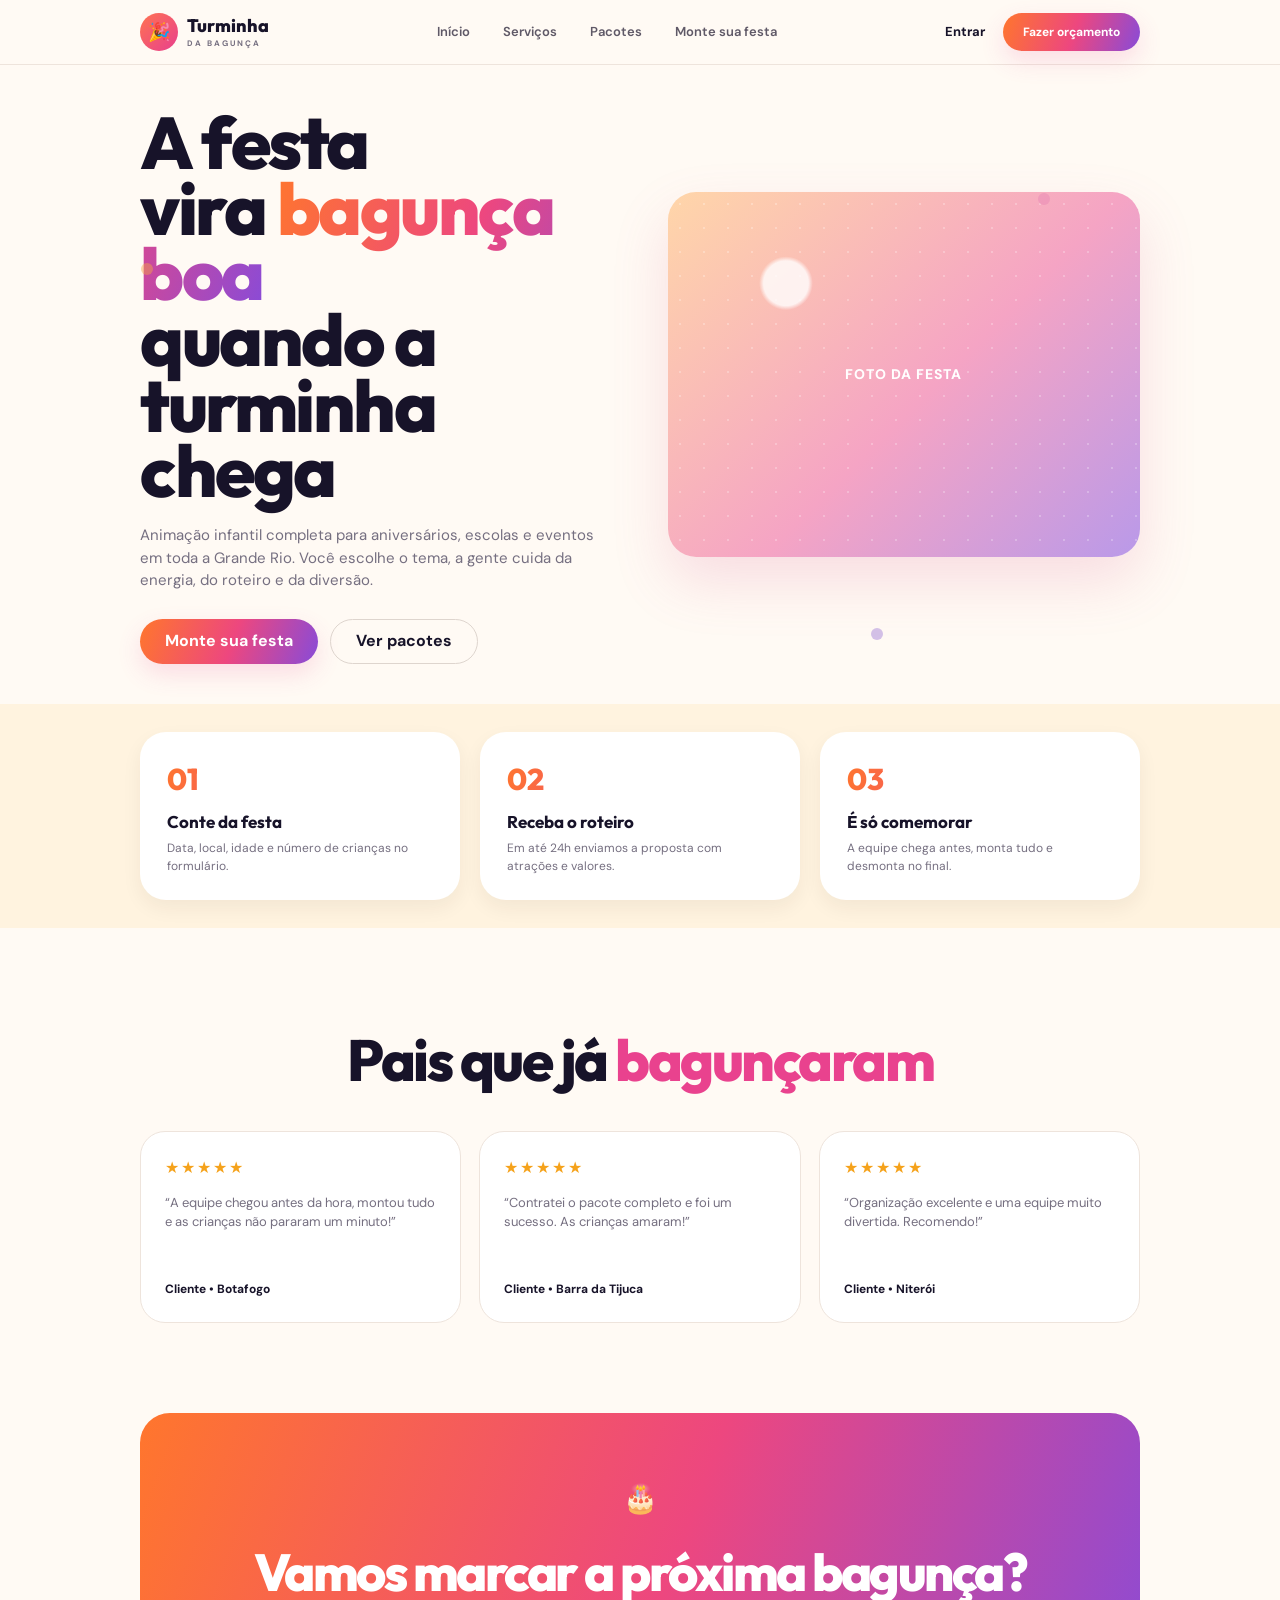
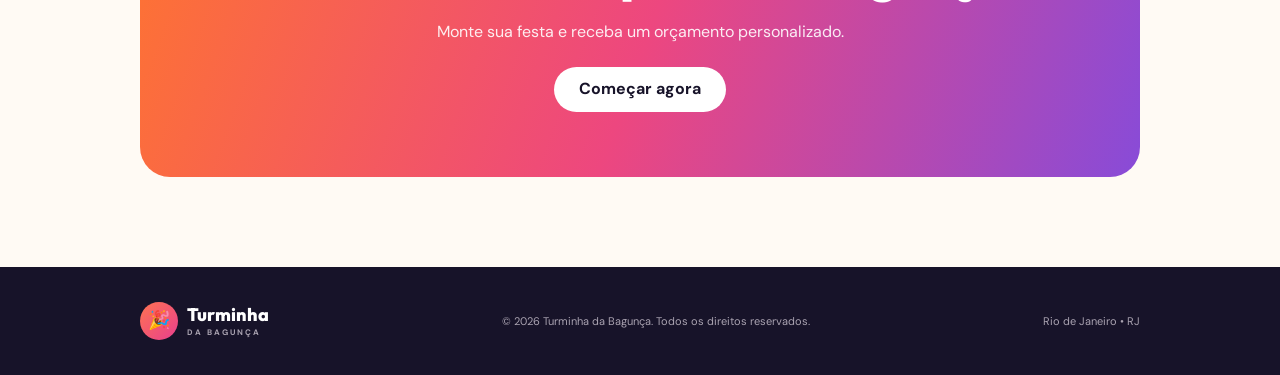
<file: public/templates/index.html>
<!DOCTYPE html>
<html lang="pt-BR">

<head>
  <meta charset="UTF-8">
  <meta name="viewport" content="width=device-width, initial-scale=1.0">
  <meta name="description"
    content="Turminha da Bagunça — animação infantil para aniversários, escolas e eventos no Rio de Janeiro.">
  <title>Turminha da Bagunça | Animação Infantil</title>
  <link rel="stylesheet" href="/public/static/style.css">
</head>

<body>

  <header class="header">

    <div class="container nav">

      <a href="index.html" class="logo">

        <span class="logo-icon">🎉</span>

        <div>
          <strong>Turminha</strong>
          <small>DA BAGUNÇA</small>
        </div>

      </a>


      <nav class="menu" id="menu">

        <a href="index.html" class="active">
          Início
        </a>

        <a href="servicos.html">
          Serviços
        </a>

        <a href="pacotes.html">
          Pacotes
        </a>

        <a href="monte-sua-festa.html">
          Monte sua festa
        </a>

      </nav>


      <div class="nav-actions">

        <a href="login.html" class="login" id="linkConta">
          Entrar
        </a>

        <a href="monte-sua-festa.html" class="btn btn-small">
          Fazer orçamento
        </a>

      </div>


      <button class="menu-toggle" id="menuToggle" aria-label="Abrir menu" type="button">
        ☰
      </button>

    </div>

  </header>

  <main id="inicio">

    <section class="hero">
      <div class="container hero-content">

        <div class="hero-text">

          <h1>
            A festa<br>
            vira <span>bagunça boa</span><br>
            quando a<br>
            turminha<br>
            chega
          </h1>

          <p>
            Animação infantil completa para aniversários, escolas e eventos
            em toda a Grande Rio. Você escolhe o tema, a gente cuida da
            energia, do roteiro e da diversão.
          </p>

          <div class="hero-buttons">
            <a href="#montar" class="btn">Monte sua festa</a>
            <a href="#pacotes" class="btn btn-outline">Ver pacotes</a>
          </div>
        </div>

        <div class="hero-image placeholder">
          <span>Foto da festa</span>
        </div>

      </div>

      <span class="floating-dot dot-one"></span>
      <span class="floating-dot dot-two"></span>
      <span class="floating-dot dot-three"></span>
    </section>

    <section class="how-it-works">
      <div class="container steps">

        <article class="step-card">
          <span class="step-number">01</span>
          <h3>Conte da festa</h3>
          <p>Data, local, idade e número de crianças no formulário.</p>
        </article>

        <article class="step-card">
          <span class="step-number">02</span>
          <h3>Receba o roteiro</h3>
          <p>Em até 24h enviamos a proposta com atrações e valores.</p>
        </article>

        <article class="step-card">
          <span class="step-number">03</span>
          <h3>É só comemorar</h3>
          <p>A equipe chega antes, monta tudo e desmonta no final.</p>
        </article>

      </div>
    </section>

    <section class="testimonials section">
      <div class="container">
        <div class="section-heading center">
          <h2>Pais que já <span>bagunçaram</span></h2>
        </div>

        <div class="testimonial-grid">
          <article class="testimonial">
            <div class="stars">★★★★★</div>
            <p>“A equipe chegou antes da hora, montou tudo e as crianças não pararam um minuto!”</p>
            <strong>Cliente • Botafogo</strong>
          </article>

          <article class="testimonial">
            <div class="stars">★★★★★</div>
            <p>“Contratei o pacote completo e foi um sucesso. As crianças amaram!”</p>
            <strong>Cliente • Barra da Tijuca</strong>
          </article>

          <article class="testimonial">
            <div class="stars">★★★★★</div>
            <p>“Organização excelente e uma equipe muito divertida. Recomendo!”</p>
            <strong>Cliente • Niterói</strong>
          </article>
        </div>
      </div>
    </section>

    <section class="cta" id="montar">
      <div class="container">
        <div class="cta-box">
          <span>🎂</span>
          <h2>Vamos marcar a próxima bagunça?</h2>
          <p>Monte sua festa e receba um orçamento personalizado.</p>
          <a href="#orcamento" class="btn btn-white">Começar agora</a>
        </div>
      </div>
    </section>

  </main>

  <footer class="footer">
    <div class="container footer-content">
      <div class="logo">
        <span class="logo-icon">🎉</span>
        <span>
          <strong>Turminha</strong>
          <small>DA BAGUNÇA</small>
        </span>
      </div>
      <p>© 2026 Turminha da Bagunça. Todos os direitos reservados.</p>
      <p>Rio de Janeiro • RJ</p>
    </div>
  </footer>

  <script src="/public/static/script.js"></script>
</body>

</html>
</file>
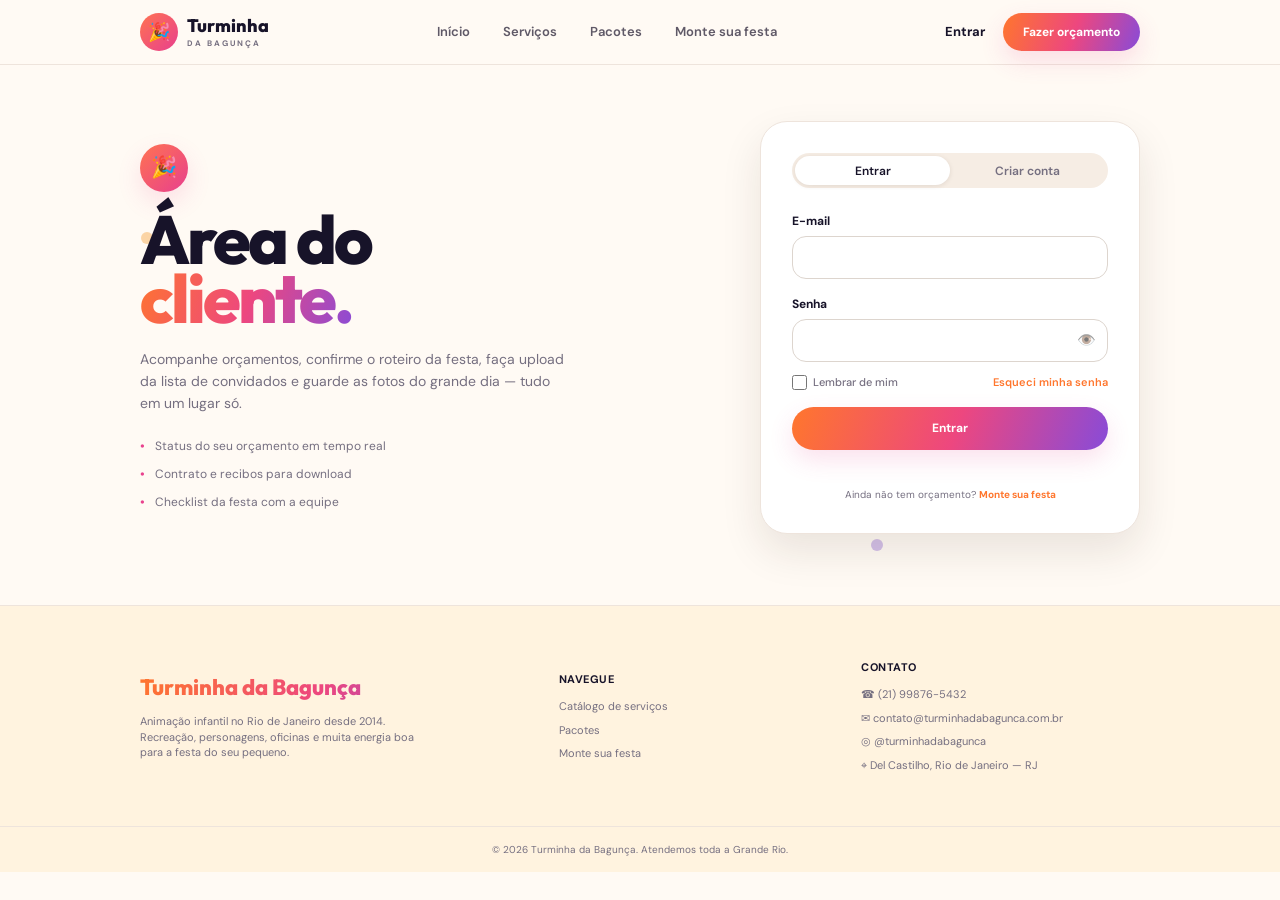
<file: public/templates/login.html>
<!DOCTYPE html>
<html lang="pt-BR">

<head>
    <meta charset="UTF-8">
    <meta name="viewport" content="width=device-width, initial-scale=1.0">

    <title>Área do Cliente | Turminha da Bagunça</title>

    <link rel="stylesheet" href="/public/static/style.css">
</head>

<body>

    <header class="header">

        <div class="container nav">

            <a href="index.html" class="logo">

                <span class="logo-icon">🎉</span>

                <span>
                    <strong>Turminha</strong>
                    <small>DA BAGUNÇA</small>
                </span>

            </a>


            <nav class="menu" id="menu">

                <a href="index.html">Início</a>

                <a href="servicos.html">Serviços</a>

                <a href="pacotes.html">Pacotes</a>

                <a href="monte-sua-festa.html">Monte sua festa</a>

            </nav>


            <div class="nav-actions">

                <a href="login.html" class="login">
                    Entrar
                </a>

                <a href="monte-sua-festa.html" class="btn btn-small">
                    Fazer orçamento
                </a>

            </div>


            <button type="button" class="menu-toggle" id="menuToggle" aria-label="Abrir menu">
                ☰
            </button>

        </div>

    </header>

    <main>

        <section class="cliente-page">

            <span class="floating-dot dot-one"></span>
            <span class="floating-dot dot-two"></span>
            <span class="floating-dot dot-three"></span>


            <div class="container cliente-container">


                <!-- LADO ESQUERDO -->

                <div class="cliente-intro">

                    <span class="cliente-icon">
                        🎉
                    </span>


                    <h1>
                        Área do<br>
                        <span>cliente.</span>
                    </h1>


                    <p>
                        Acompanhe orçamentos, confirme o roteiro da festa,
                        faça upload da lista de convidados e guarde as fotos
                        do grande dia — tudo em um lugar só.
                    </p>


                    <ul>

                        <li>
                            Status do seu orçamento em tempo real
                        </li>

                        <li>
                            Contrato e recibos para download
                        </li>

                        <li>
                            Checklist da festa com a equipe
                        </li>

                    </ul>

                </div>



                <!-- LADO DIREITO -->

                <div class="auth-card">


                    <!-- ABAS -->

                    <div class="auth-tabs">

                        <button type="button" class="auth-tab active" id="loginTab">

                            Entrar

                        </button>


                        <button type="button" class="auth-tab" id="registerTab">

                            Criar conta

                        </button>

                    </div>



                    <!-- ================================
                         LOGIN
                    ================================= -->

                    <form id="loginForm" class="auth-form active">

                        <div class="form-group">

                            <label for="loginEmail">
                                E-mail
                            </label>

                            <input type="email" id="loginEmail" name="email" autocomplete="email" required>

                        </div>


                        <div class="form-group">

                            <label for="loginPassword">
                                Senha
                            </label>

                            <div class="password-wrapper">
                                <input type="password" id="loginPassword" name="password" autocomplete="current-password" required>
                                <button type="button" class="toggle-password" aria-label="Mostrar ou ocultar senha">
                                    👁️
                                </button>
                            </div>

                        </div>


                        <!-- OPÇÕES DE LOGIN: LEMBRAR DE MIM & ESQUECI A SENHA -->
                        <div class="form-options">

                            <label class="remember-me">
                                <input type="checkbox" id="rememberMe" name="remember_me">
                                <span>Lembrar de mim</span>
                            </label>

                            <a href="#" class="forgot-password" id="forgotPassword">
                                Esqueci minha senha
                            </a>

                        </div>


                        <button type="submit" class="btn auth-submit">

                            Entrar

                        </button>


                        <p class="auth-message" id="loginMessage">
                        </p>


                        <p class="auth-bottom">

                            Ainda não tem orçamento?

                            <a href="monte-sua-festa.html">
                                Monte sua festa
                            </a>

                        </p>

                    </form>



                    <!-- ================================
                         CRIAR CONTA
                    ================================= -->

                    <form id="registerForm" class="auth-form">

                        <div class="form-group">

                            <label for="registerName">
                                Nome
                            </label>

                            <input type="text" id="registerName" name="name" autocomplete="name" required>

                        </div>


                        <div class="form-group">

                            <label for="registerEmail">
                                E-mail
                            </label>

                            <input type="email" id="registerEmail" name="email" autocomplete="email" required>

                        </div>


                        <div class="form-group">

                            <label for="registerPhone">
                                Telefone
                            </label>

                            <input type="tel" id="registerPhone" name="phone" autocomplete="tel"
                                placeholder="(21) 99999-9999" required>

                        </div>


                        <div class="form-group">

                            <label for="registerPassword">
                                Senha
                            </label>

                            <div class="password-wrapper">
                                <input type="password" id="registerPassword" name="password" autocomplete="new-password" required>
                                <button type="button" class="toggle-password" aria-label="Mostrar ou ocultar senha">
                                    👁️
                                </button>
                            </div>

                        </div>


                        <div class="form-group">

                            <label for="registerPasswordConfirm">
                                Confirmar senha
                            </label>

                            <div class="password-wrapper">
                                <input type="password" id="registerPasswordConfirm" name="password_confirm" autocomplete="new-password" required>
                                <button type="button" class="toggle-password" aria-label="Mostrar ou ocultar senha">
                                    👁️
                                </button>
                            </div>

                        </div>


                        <button type="submit" class="btn auth-submit">

                            Criar conta

                        </button>


                        <p class="auth-message" id="registerMessage">
                        </p>


                        <p class="auth-bottom">

                            Já possui uma conta?

                            <a href="#" id="goToLogin">

                                Entrar

                            </a>

                        </p>

                    </form>

                </div>

            </div>

        </section>

    </main>



    <!-- ================================
         FOOTER
    ================================= -->

    <footer class="cliente-footer">

        <div class="container footer-main">


            <div class="footer-brand">

                <h2>
                    Turminha da Bagunça
                </h2>

                <p>
                    Animação infantil no Rio de Janeiro desde 2014.<br>
                    Recreação, personagens, oficinas e muita energia boa<br>
                    para a festa do seu pequeno.
                </p>

            </div>


            <div class="footer-column">

                <h3>NAVEGUE</h3>

                <a href="index.html#servicos">
                    Catálogo de serviços
                </a>

                <a href="index.html#pacotes">
                    Pacotes
                </a>

                <a href="festa.html">
                    Monte sua festa
                </a>

            </div>


            <div class="footer-column">

                <h3>CONTATO</h3>

                <span>☎ (21) 99876-5432</span>

                <span>✉ contato@turminhadabagunca.com.br</span>

                <span>◎ @turminhadabagunca</span>

                <span>⌖ Del Castilho, Rio de Janeiro — RJ</span>

            </div>

        </div>


        <div class="footer-bottom">

            © 2026 Turminha da Bagunça.
            Atendemos toda a Grande Rio.

        </div>

    </footer>



    <script src="/public/static/script.js"></script>
    <script src="/public/static/login.js"></script>

</body>

</html>
</file>
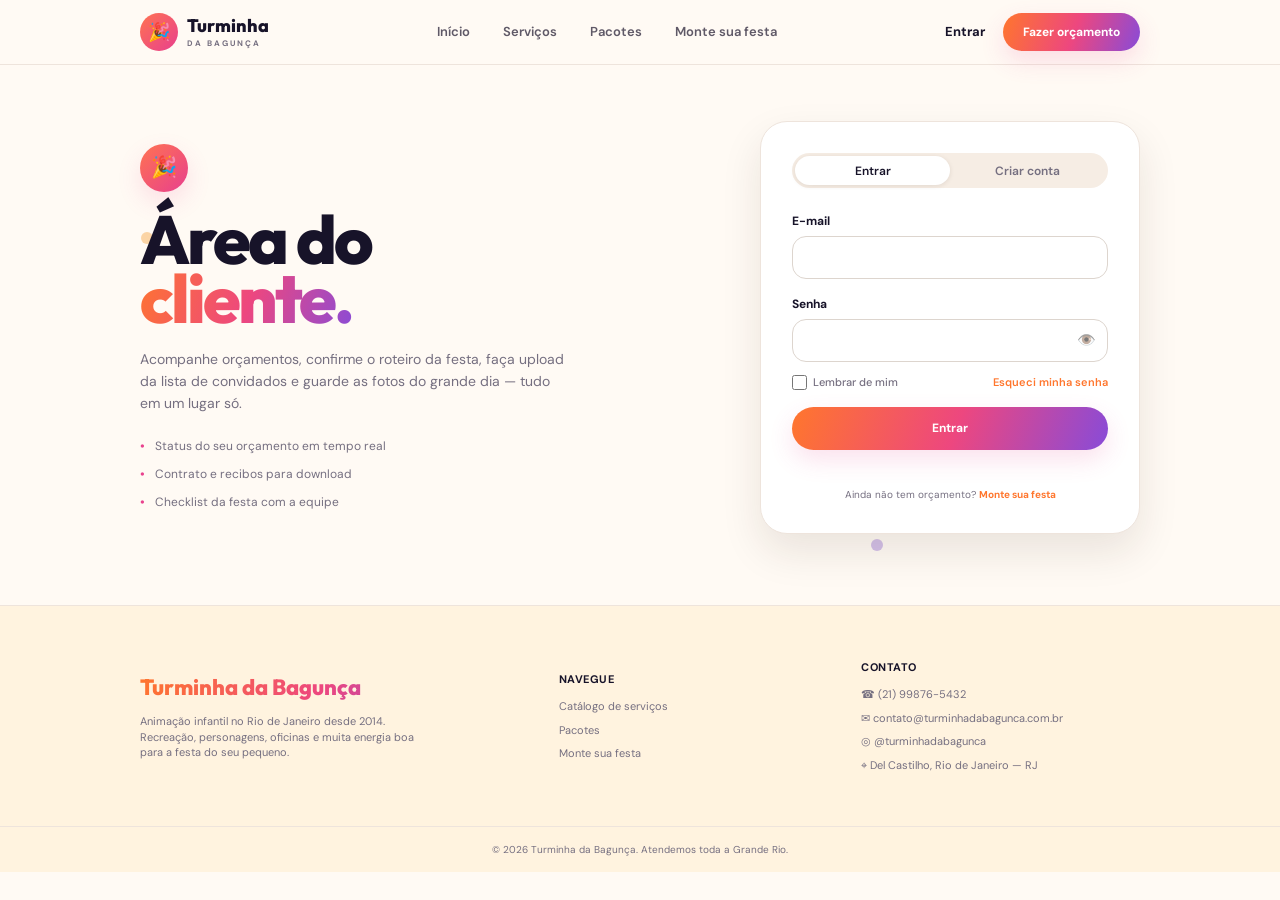
<file: public/templates/minha-conta.html>
<!DOCTYPE html>
<html lang="pt-BR">

<head>
    <meta charset="UTF-8">
    <meta name="viewport" content="width=device-width, initial-scale=1.0">

    <title>Minha Conta | Turminha da Bagunça</title>
    <link rel="stylesheet" href="/public/static/style.css">
</head>

<body>

    <!-- Cabeçalho principal -->
    <header class="header">

        <div class="container nav">

            <a href="index.html" class="logo">

                <span class="logo-icon">🎉</span>

                <div>
                    <strong>Turminha</strong>
                    <small>DA BAGUNÇA</small>
                </div>

            </a>


            <nav class="menu" id="menu">

                <a href="index.html">
                    Início
                </a>

                <a href="servicos.html">
                    Serviços
                </a>

                <a href="pacotes.html">
                    Pacotes
                </a>

                <a href="monte-sua-festa.html">
                    Monte sua festa
                </a>

            </nav>


            <div class="nav-actions">

                <a href="login.html" class="login" id="linkConta">
                    Entrar
                </a>

                <a href="monte-sua-festa.html" class="btn btn-small">
                    Fazer orçamento
                </a>

            </div>


            <button class="menu-toggle" id="menuToggle" aria-label="Abrir menu" type="button">
                ☰
            </button>

        </div>

    </header>


    <!-- Conteúdo da conta -->
    <main class="conta-container">

        <!-- Informações do usuário -->
        <section class="conta-header">

            <div class="usuario-info">

                <div class="usuario-avatar">
                    👤
                </div>

                <div>
                    <span class="saudacao">Olá!</span>

                    <h1 id="nomeUsuario">
                        Meu nome
                    </h1>

                    <p>
                        Bem-vindo à sua conta
                    </p>
                </div>

            </div>

            <button class="btn-sair" id="btnSair">
                Sair
            </button>

        </section>


        <!-- Próxima festa -->
        <section class="proxima-festa">

            <div class="section-title">

                <span>🎉</span>

                <div>
                    <h2>Próxima festa</h2>

                    <p>
                        Confira os detalhes do seu próximo evento.
                    </p>
                </div>

            </div>


            <div class="festa-content">

                <!-- Calendário -->
                <div class="calendario">

                    <div class="calendario-header">

                        <button class="mes-btn" type="button">
                            ‹
                        </button>

                        <h3>
                            Setembro 2026
                        </h3>

                        <button class="mes-btn" type="button">
                            ›
                        </button>

                    </div>


                    <div class="dias-semana">

                        <span>Dom</span>
                        <span>Seg</span>
                        <span>Ter</span>
                        <span>Qua</span>
                        <span>Qui</span>
                        <span>Sex</span>
                        <span>Sáb</span>

                    </div>


                    <div class="dias">

                        <span class="dia vazio"></span>
                        <span class="dia vazio"></span>

                        <span class="dia">1</span>
                        <span class="dia">2</span>
                        <span class="dia">3</span>
                        <span class="dia">4</span>
                        <span class="dia">5</span>

                        <span class="dia">6</span>
                        <span class="dia">7</span>
                        <span class="dia">8</span>
                        <span class="dia">9</span>
                        <span class="dia">10</span>

                        <span class="dia destaque">
                            11
                        </span>

                        <span class="dia">12</span>

                        <span class="dia">13</span>
                        <span class="dia">14</span>
                        <span class="dia">15</span>
                        <span class="dia">16</span>
                        <span class="dia">17</span>
                        <span class="dia">18</span>
                        <span class="dia">19</span>

                        <span class="dia">20</span>
                        <span class="dia">21</span>
                        <span class="dia">22</span>
                        <span class="dia">23</span>
                        <span class="dia">24</span>
                        <span class="dia">25</span>
                        <span class="dia">26</span>

                        <span class="dia">27</span>
                        <span class="dia">28</span>
                        <span class="dia">29</span>
                        <span class="dia">30</span>

                    </div>

                </div>


                <!-- Informações da festa -->
                <div class="festa-info">

                    <span class="status-festa">
                        Festa confirmada
                    </span>

                    <h3>
                        Aniversário do João
                    </h3>


                    <div class="info-item">

                        <span>📅</span>

                        <div>
                            <strong>
                                11 de setembro de 2026
                            </strong>

                            <p>
                                Data da festa
                            </p>
                        </div>

                    </div>


                    <div class="info-item">

                        <span>🕐</span>

                        <div>
                            <strong>
                                15:00
                            </strong>

                            <p>
                                Horário previsto
                            </p>
                        </div>

                    </div>


                    <div class="info-item">

                        <span>📍</span>

                        <div>
                            <strong>
                                Rio de Janeiro - RJ
                            </strong>

                            <p>
                                Local da festa
                            </p>
                        </div>

                    </div>


                    <button class="btn-detalhes" type="button">
                        Ver detalhes da festa
                    </button>

                </div>

            </div>

        </section>


        <!-- Acesso rápido -->
        <section class="atalhos">

            <h2>
                Acesso rápido
            </h2>


            <div class="atalhos-grid">

                <a href="#" class="atalho-card">

                    <span class="atalho-icon">
                        🎈
                    </span>

                    <div>
                        <h3>
                            Minhas festas
                        </h3>

                        <p>
                            Veja suas festas e solicitações
                        </p>
                    </div>

                    <span class="seta">
                        →
                    </span>

                </a>


                <a href="#" class="atalho-card">

                    <span class="atalho-icon">
                        👤
                    </span>

                    <div>
                        <h3>
                            Meus dados
                        </h3>

                        <p>
                            Atualize suas informações pessoais
                        </p>
                    </div>

                    <span class="seta">
                        →
                    </span>

                </a>


                <a href="monte-sua-festa.html" class="atalho-card">

                    <span class="atalho-icon">
                        🎉
                    </span>

                    <div>
                        <h3>
                            Nova festa
                        </h3>

                        <p>
                            Solicite uma nova festa
                        </p>
                    </div>

                    <span class="seta">
                        →
                    </span>

                </a>

            </div>

        </section>

    </main>

    <footer class="footer">
        <div class="container footer-content">
            <div class="logo">
                <span class="logo-icon">🎉</span>
                <span>
                    <strong>Turminha</strong>
                    <small>DA BAGUNÇA</small>
                </span>
            </div>
            <p>© 2026 Turminha da Bagunça. Todos os direitos reservados.</p>
            <p>Rio de Janeiro • RJ</p>
        </div>
    </footer>


    <script src="/public/static/script.js"></script>
    <script src="/public/static/minha-conta.js"></script>
</body>

</html>
</file>
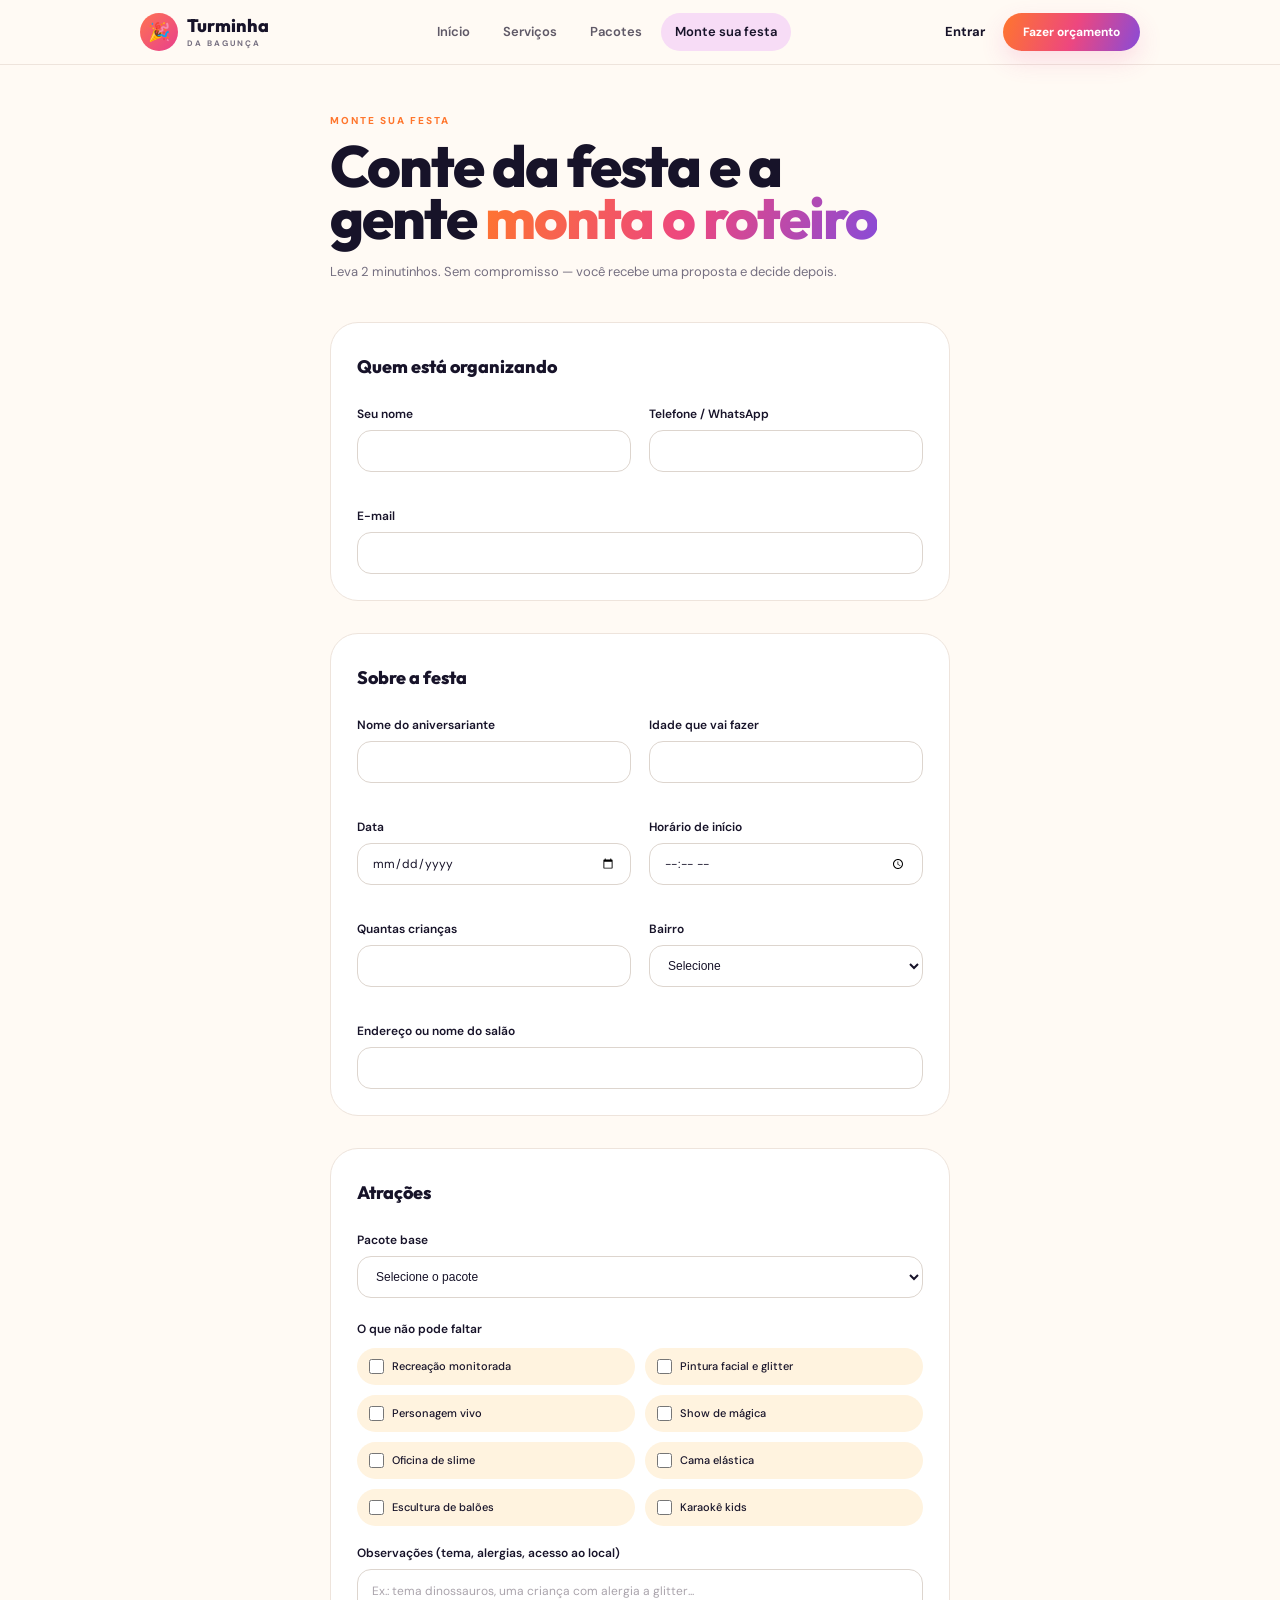
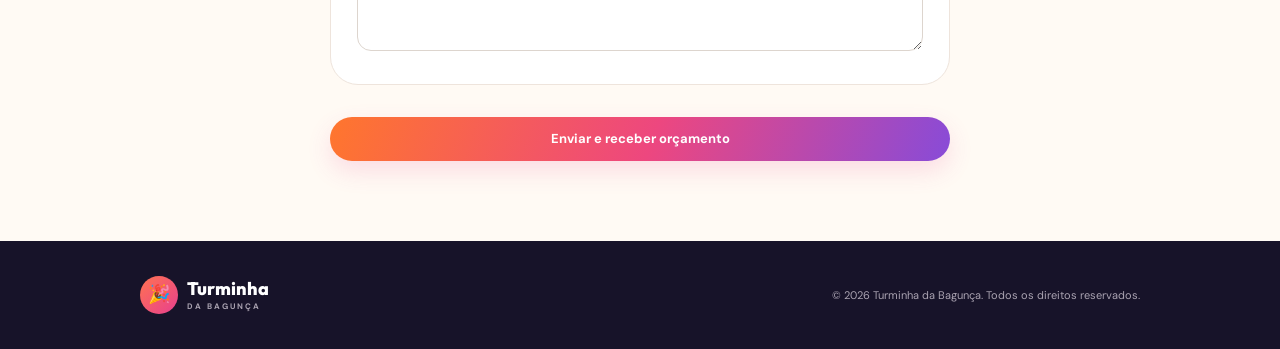
<file: public/templates/monte-sua-festa.html>
<!DOCTYPE html>
<html lang="pt-BR">

<head>
    <meta charset="UTF-8">
    <meta name="viewport" content="width=device-width, initial-scale=1.0">

    <title>Monte sua festa | Turminha da Bagunça</title>

    <link rel="stylesheet" href="/public/static/style.css">
</head>

<body>

    <header class="header">

    <div class="container nav">

      <a href="index.html" class="logo">

        <span class="logo-icon">🎉</span>

        <div>
          <strong>Turminha</strong>
          <small>DA BAGUNÇA</small>
        </div>

      </a>


      <nav class="menu" id="menu">

        <a href="index.html">
          Início
        </a>

        <a href="servicos.html">
          Serviços
        </a>

        <a href="pacotes.html">
          Pacotes
        </a>

        <a href="monte-sua-festa.html" class="active">
          Monte sua festa
        </a>

      </nav>


      <div class="nav-actions">

        <a href="login.html" class="login">
          Entrar
        </a>

        <a href="monte-sua-festa.html" class="btn btn-small">
          Fazer orçamento
        </a>

      </div>


      <button class="menu-toggle" id="menuToggle" aria-label="Abrir menu" type="button">
        ☰
      </button>

    </div>

  </header>

    <main class="festa-page">

        <div class="festa-container">

            
            <section class="festa-intro">

                <span class="festa-eyebrow">
                    MONTE SUA FESTA
                </span>

                <h1>
                    Conte da festa e a gente
                    <span>monta o roteiro</span>
                </h1>

                <p>
                    Leva 2 minutinhos. Sem compromisso — você recebe uma proposta e decide depois.
                </p>

            </section>


            <!-- FORMULÁRIO -->
            <form class="festa-form" id="quoteForm">

                <!-- QUEM ESTÁ ORGANIZANDO -->
                <section class="festa-card">

                    <h2>Quem está organizando</h2>

                    <div class="festa-grid">

                        <div class="festa-field">

                            <label for="nome">
                                Seu nome
                            </label>

                            <input type="text" id="nome" name="nome" required>

                        </div>


                        <div class="festa-field">

                            <label for="telefone">
                                Telefone / WhatsApp
                            </label>

                            <input type="tel" id="telefone" name="telefone" required>

                        </div>


                        <div class="festa-field festa-full">

                            <label for="email">
                                E-mail
                            </label>

                            <input type="email" id="email" name="email" required>

                        </div>

                    </div>

                </section>


                <!-- SOBRE A FESTA -->
                <section class="festa-card">

                    <h2>Sobre a festa</h2>

                    <div class="festa-grid">

                        <div class="festa-field">

                            <label for="aniversariante">
                                Nome do aniversariante
                            </label>

                            <input type="text" id="aniversariante" name="aniversariante" required>

                        </div>


                        <div class="festa-field">

                            <label for="idade">
                                Idade que vai fazer
                            </label>

                            <input type="number" id="idade" name="idade" min="1" required>

                        </div>


                        <div class="festa-field">

                            <label for="data">
                                Data
                            </label>

                            <input type="date" id="data" name="data" required>

                        </div>


                        <div class="festa-field">

                            <label for="horario">
                                Horário de início
                            </label>

                            <input type="time" id="horario" name="horario" required>

                        </div>


                        <div class="festa-field">

                            <label for="criancas">
                                Quantas crianças
                            </label>

                            <input type="number" id="criancas" name="criancas" min="1" required>

                        </div>


                        <div class="festa-field">

                            <label for="bairro">
                                Bairro
                            </label>

                            <select id="bairro" name="bairro" required>

                                <option value="">
                                    Selecione
                                </option>

                                <option value="barra-da-tijuca">
                                    Barra da Tijuca
                                </option>

                                <option value="recreio">
                                    Recreio
                                </option>

                                <option value="jacarepagua">
                                    Jacarepaguá
                                </option>

                                <option value="zona-sul">
                                    Zona Sul
                                </option>

                                <option value="zona-norte">
                                    Zona Norte
                                </option>

                                <option value="zona-oeste">
                                    Zona Oeste
                                </option>

                                <option value="centro">
                                    Centro
                                </option>

                                <option value="outro">
                                    Outro
                                </option>

                            </select>

                        </div>


                        <div class="festa-field festa-full">

                            <label for="endereco">
                                Endereço ou nome do salão
                            </label>

                            <input type="text" id="endereco" name="endereco" required>

                        </div>

                    </div>

                </section>


                <!-- ATRAÇÕES -->
                <section class="festa-card">

                    <h2>Atrações</h2>


                    <div class="festa-field">

                        <label for="pacote">
                            Pacote base
                        </label>

                        <select id="pacote" name="pacote" required>

                            <option value="">
                                Selecione o pacote
                            </option>

                            <option value="basico">
                                Pacote Básico
                            </option>

                            <option value="diversao">
                                Pacote Diversão
                            </option>

                            <option value="completo">
                                Pacote Completo
                            </option>

                        </select>

                    </div>


                    <div class="festa-field festa-atracoes">

                        <label>
                            O que não pode faltar
                        </label>


                        <div class="festa-atracoes-grid">

                            <label class="festa-atracao">

                                <input type="checkbox" name="atracoes" value="recreacao">

                                <span>
                                    Recreação monitorada
                                </span>

                            </label>


                            <label class="festa-atracao">

                                <input type="checkbox" name="atracoes" value="pintura">

                                <span>
                                    Pintura facial e glitter
                                </span>

                            </label>


                            <label class="festa-atracao">

                                <input type="checkbox" name="atracoes" value="personagem">

                                <span>
                                    Personagem vivo
                                </span>

                            </label>


                            <label class="festa-atracao">

                                <input type="checkbox" name="atracoes" value="magica">

                                <span>
                                    Show de mágica
                                </span>

                            </label>


                            <label class="festa-atracao">

                                <input type="checkbox" name="atracoes" value="slime">

                                <span>
                                    Oficina de slime
                                </span>

                            </label>


                            <label class="festa-atracao">

                                <input type="checkbox" name="atracoes" value="cama-elastica">

                                <span>
                                    Cama elástica
                                </span>

                            </label>


                            <label class="festa-atracao">

                                <input type="checkbox" name="atracoes" value="baloes">

                                <span>
                                    Escultura de balões
                                </span>

                            </label>


                            <label class="festa-atracao">

                                <input type="checkbox" name="atracoes" value="karaoke">

                                <span>
                                    Karaokê kids
                                </span>

                            </label>

                        </div>

                    </div>


                    <!-- OBSERVAÇÕES -->
                    <div class="festa-field">

                        <label for="observacoes">
                            Observações (tema, alergias, acesso ao local)
                        </label>

                        <textarea id="observacoes" name="observacoes"
                            placeholder="Ex.: tema dinossauros, uma criança com alergia a glitter..."></textarea>

                    </div>

                </section>


                <!-- MENSAGEM -->
                <div class="festa-message" id="formMessage"></div>


                <!-- BOTÃO -->
                <button type="submit" class="festa-submit">
                    Enviar e receber orçamento
                </button>

            </form>

        </div>

    </main>



    <footer class="footer">

        <div class="container footer-content">

            <a href="index.html" class="logo">

                <span class="logo-icon">🎉</span>

                <div>
                    <strong>Turminha</strong>
                    <small>DA BAGUNÇA</small>
                </div>

            </a>

            <p>
                © 2026 Turminha da Bagunça. Todos os direitos reservados.
            </p>

        </div>

    </footer>


    <script src="/public/static/script.js"></script>

</body>

</html>
</file>
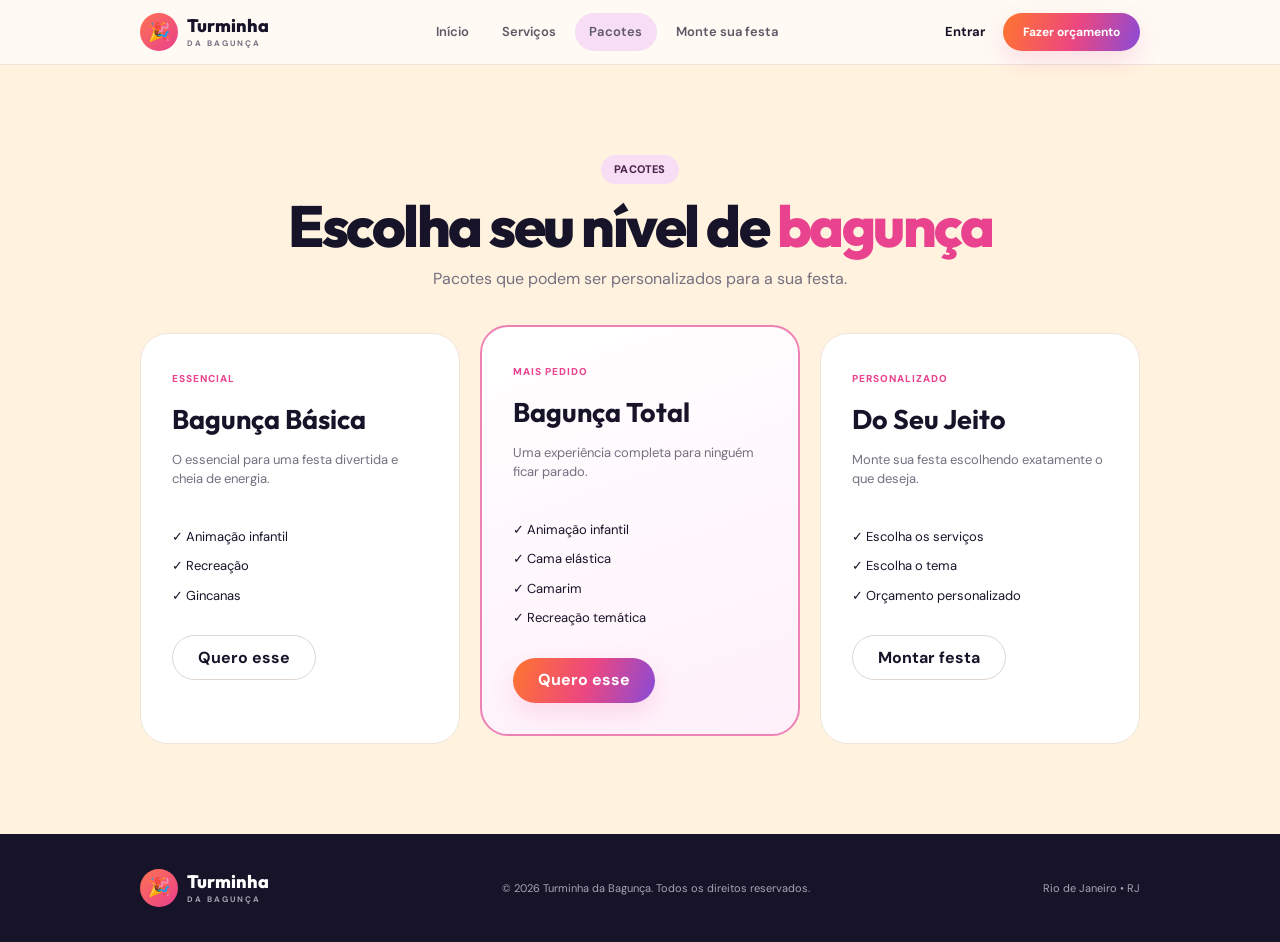
<file: public/templates/pacotes.html>
<!DOCTYPE html>
<html lang="pt-BR">

<head>
    <meta charset="UTF-8">
    <meta name="viewport" content="width=device-width, initial-scale=1.0">
    <meta name="description"
        content="Turminha da Bagunça — animação infantil para aniversários, escolas e eventos no Rio de Janeiro.">
    <title>Turminha da Bagunça | Animação Infantil</title>
    <link rel="stylesheet" href="/public/static/style.css">
</head>

<body>

    <header class="header">

    <div class="container nav">

      <a href="index.html" class="logo">

        <span class="logo-icon">🎉</span>

        <div>
          <strong>Turminha</strong>
          <small>DA BAGUNÇA</small>
        </div>

      </a>


      <nav class="menu" id="menu">

        <a href="index.html">
          Início
        </a>

        <a href="servicos.html">
          Serviços
        </a>

        <a href="pacotes.html" class="eyebrow">
          Pacotes
        </a>

        <a href="monte-sua-festa.html">
          Monte sua festa
        </a>

      </nav>


      <div class="nav-actions">

        <a href="login.html" class="login">
          Entrar
        </a>

        <a href="monte-sua-festa.html" class="btn btn-small">
          Fazer orçamento
        </a>

      </div>


      <button class="menu-toggle" id="menuToggle" aria-label="Abrir menu" type="button">
        ☰
      </button>

    </div>

  </header>

    <main id="inicio">

        <section class="packages section" id="pacotes">
            <div class="container">
                <div class="section-heading center">
                    <span class="eyebrow">PACOTES</span>
                    <h2>Escolha seu nível de <span>bagunça</span></h2>
                    <p>Pacotes que podem ser personalizados para a sua festa.</p>
                </div>

                <div class="package-grid">
                    <article class="package-card">
                        <span class="package-tag">ESSENCIAL</span>
                        <h3>Bagunça Básica</h3>
                        <p>O essencial para uma festa divertida e cheia de energia.</p>
                        <ul>
                            <li>✓ Animação infantil</li>
                            <li>✓ Recreação</li>
                            <li>✓ Gincanas</li>
                        </ul>
                        <a href="#orcamento" class="btn btn-outline">Quero esse</a>
                    </article>

                    <article class="package-card featured">
                        <span class="package-tag">MAIS PEDIDO</span>
                        <h3>Bagunça Total</h3>
                        <p>Uma experiência completa para ninguém ficar parado.</p>
                        <ul>
                            <li>✓ Animação infantil</li>
                            <li>✓ Cama elástica</li>
                            <li>✓ Camarim</li>
                            <li>✓ Recreação temática</li>
                        </ul>
                        <a href="#orcamento" class="btn">Quero esse</a>
                    </article>

                    <article class="package-card">
                        <span class="package-tag">PERSONALIZADO</span>
                        <h3>Do Seu Jeito</h3>
                        <p>Monte sua festa escolhendo exatamente o que deseja.</p>
                        <ul>
                            <li>✓ Escolha os serviços</li>
                            <li>✓ Escolha o tema</li>
                            <li>✓ Orçamento personalizado</li>
                        </ul>
                        <a href="#montar" class="btn btn-outline">Montar festa</a>
                    </article>
                </div>
            </div>
        </section>

    </main>

    <footer class="footer">
        <div class="container footer-content">
            <div class="logo">
                <span class="logo-icon">🎉</span>
                <span>
                    <strong>Turminha</strong>
                    <small>DA BAGUNÇA</small>
                </span>
            </div>
            <p>© 2026 Turminha da Bagunça. Todos os direitos reservados.</p>
            <p>Rio de Janeiro • RJ</p>
        </div>
    </footer>

    <script src="/public/static/script.js"></script>
</body>

</html>
</file>
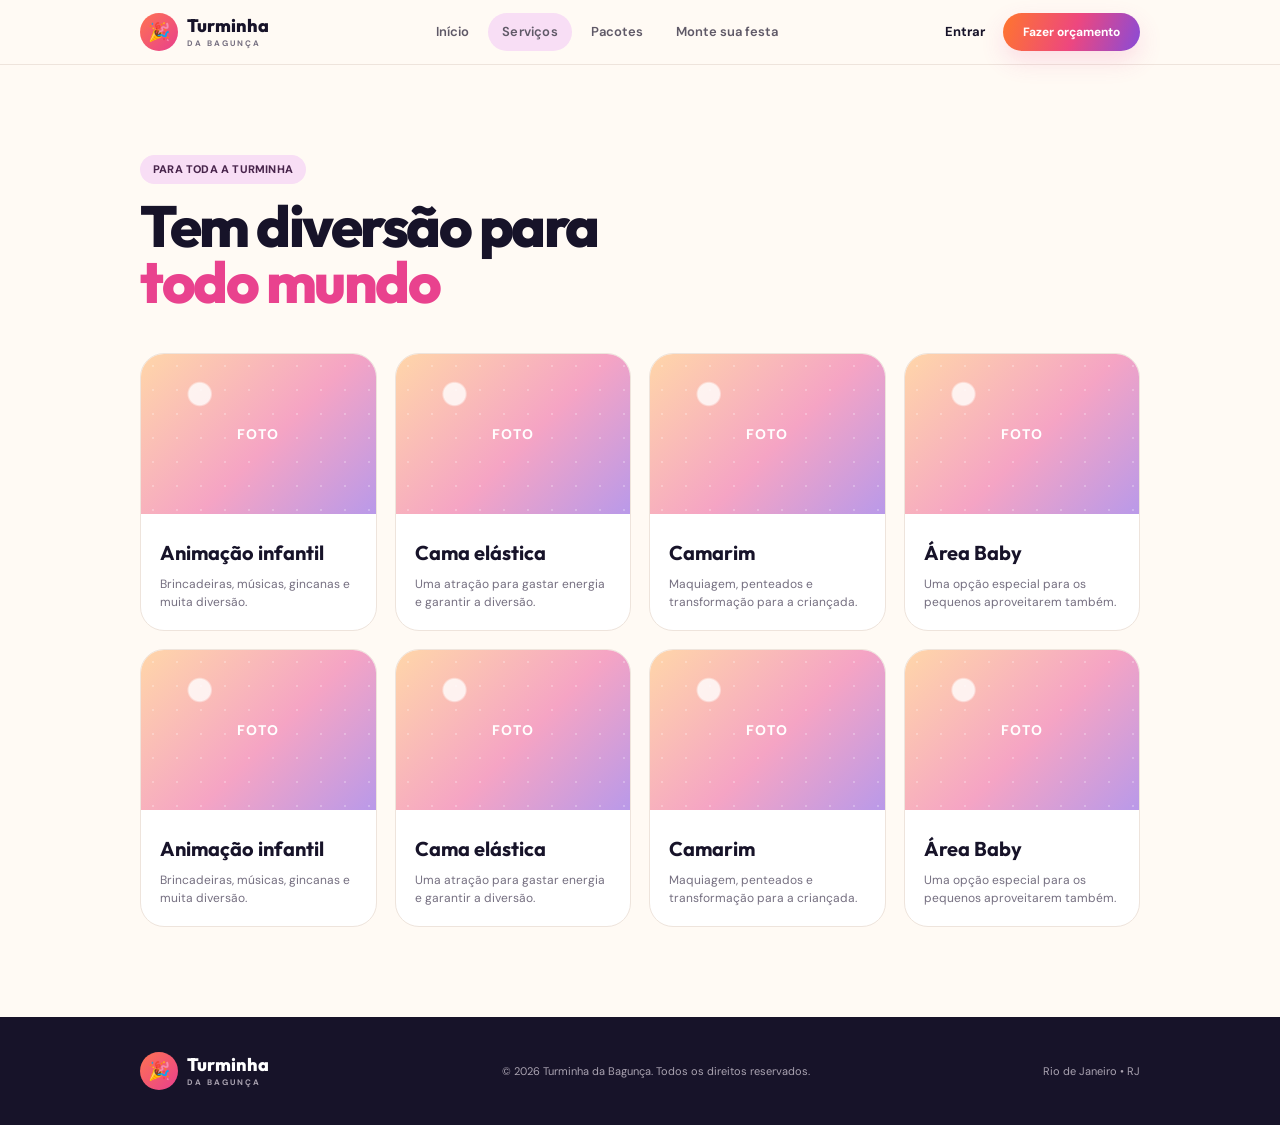
<file: public/templates/servicos.html>
<!DOCTYPE html>
<html lang="pt-BR">

<head>
  <meta charset="UTF-8">
  <meta name="viewport" content="width=device-width, initial-scale=1.0">
  <meta name="description"
    content="Turminha da Bagunça — animação infantil para aniversários, escolas e eventos no Rio de Janeiro.">
  <title>Turminha da Bagunça | Animação Infantil</title>
  <link rel="stylesheet" href="/public/static/style.css">
</head>

<body>

  <header class="header">

    <div class="container nav">

      <a href="index.html" class="logo">

        <span class="logo-icon">🎉</span>

        <div>
          <strong>Turminha</strong>
          <small>DA BAGUNÇA</small>
        </div>

      </a>


      <nav class="menu" id="menu">

        <a href="index.html">
          Início
        </a>

        <a href="servicos.html" class="eyebrow">
          Serviços
        </a>

        <a href="pacotes.html">
          Pacotes
        </a>

        <a href="monte-sua-festa.html">
          Monte sua festa
        </a>

      </nav>


      <div class="nav-actions">

        <a href="login.html" class="login">
          Entrar
        </a>

        <a href="monte-sua-festa.html" class="btn btn-small">
          Fazer orçamento
        </a>

      </div>


      <button class="menu-toggle" id="menuToggle" aria-label="Abrir menu" type="button">
        ☰
      </button>

    </div>

  </header>

  <main id="inicio">

    <section class="services section" id="servicos">

      <div class="container">

        <div class="section-heading">

          <span class="eyebrow">PARA TODA A TURMINHA</span>
          <h2>Tem diversão para<br><span>todo mundo</span></h2>
        </div>

        <div class="service-grid">
          <article class="service-card">
            <div class="service-image placeholder"><span>Foto</span></div>
            <div class="service-content">
              <h3>Animação infantil</h3>
              <p>Brincadeiras, músicas, gincanas e muita diversão.</p>
            </div>
          </article>

          <article class="service-card">
            <div class="service-image placeholder"><span>Foto</span></div>
            <div class="service-content">
              <h3>Cama elástica</h3>
              <p>Uma atração para gastar energia e garantir a diversão.</p>
            </div>
          </article>

          <article class="service-card">
            <div class="service-image placeholder"><span>Foto</span></div>
            <div class="service-content">
              <h3>Camarim</h3>
              <p>Maquiagem, penteados e transformação para a criançada.</p>
            </div>
          </article>

          <article class="service-card">
            <div class="service-image placeholder"><span>Foto</span></div>
            <div class="service-content">
              <h3>Área Baby</h3>
              <p>Uma opção especial para os pequenos aproveitarem também.</p>
            </div>
          </article>

          <article class="service-card">
            <div class="service-image placeholder"><span>Foto</span></div>
            <div class="service-content">
              <h3>Animação infantil</h3>
              <p>Brincadeiras, músicas, gincanas e muita diversão.</p>
            </div>
          </article>

          <article class="service-card">
            <div class="service-image placeholder"><span>Foto</span></div>
            <div class="service-content">
              <h3>Cama elástica</h3>
              <p>Uma atração para gastar energia e garantir a diversão.</p>
            </div>
          </article>

          <article class="service-card">
            <div class="service-image placeholder"><span>Foto</span></div>
            <div class="service-content">
              <h3>Camarim</h3>
              <p>Maquiagem, penteados e transformação para a criançada.</p>
            </div>
          </article>

          <article class="service-card">
            <div class="service-image placeholder"><span>Foto</span></div>
            <div class="service-content">
              <h3>Área Baby</h3>
              <p>Uma opção especial para os pequenos aproveitarem também.</p>
            </div>
          </article>

        </div>

      </div>
    </section>

  </main>

  <footer class="footer">
    <div class="container footer-content">
      <div class="logo">
        <span class="logo-icon">🎉</span>
        <span>
          <strong>Turminha</strong>
          <small>DA BAGUNÇA</small>
        </span>
      </div>
      <p>© 2026 Turminha da Bagunça. Todos os direitos reservados.</p>
      <p>Rio de Janeiro • RJ</p>
    </div>
  </footer>

  <script src="/public/static/script.js"></script>
</body>

</html>
</file>
<file: public/static/style.css>
@import url('https://fonts.googleapis.com/css2?family=DM+Sans:wght@400;500;600;700&family=Outfit:wght@500;600;700;800&display=swap');

:root {
  --background: #fffaf4;
  --cream: #fff5e7;
  --card: #ffffff;
  --text: #171329;
  --muted: #756f80;
  --orange: #ff762d;
  --pink: #e9428e;
  --purple: #8a4bd8;
  --border: #eee4dc;
  --border-strong: #ddd5ce;
  --surface-soft: #fff3df;
  --surface-input: #fffdfb;
  --shadow-sm: 0 8px 20px rgba(50, 30, 20, .06);
  --shadow-md: 0 15px 35px rgba(50, 30, 20, .10);
  --shadow-lg: 0 25px 55px rgba(218, 94, 142, .18);
  --radius-sm: 13px;
  --radius-md: 24px;
  --radius-lg: 28px;
  --radius-pill: 999px;
  --transition: .2s ease;
  --gradient: linear-gradient(110deg, #ff762d 0%, #ed477f 52%, #884bd8 100%);
  --container: 1000px;
}

* {
  box-sizing: border-box;
  margin: 0;
  padding: 0;
}

html {
  scroll-behavior: smooth;
}

body {
  background: var(--background);
  color: var(--text);
  font-family: 'DM Sans', sans-serif;
  line-height: 1.5;
}

a {
  color: inherit;
  text-decoration: none;
}

button,
input,
textarea {
  font: inherit;
}

.container {
  width: min(var(--container), calc(100% - 40px));
  margin: 0 auto;
}

/* =========================================================
HEADER
========================================================= */

.header {
  position: sticky;
  top: 0;
  z-index: 100;

  background: rgba(255, 250, 244, 0.94);

  backdrop-filter: blur(12px);

  border-bottom: 1px solid var(--border);
}

.nav {
  min-height: 64px;

  display: flex;
  align-items: center;
  justify-content: space-between;

  gap: 24px;
}

.logo {
  display: flex;
  align-items: center;

  gap: 9px;

  min-width: max-content;
}

.logo-icon {
  width: 38px;
  height: 38px;

  border-radius: 50%;

  display: grid;
  place-items: center;

  background: linear-gradient(135deg, #ff7351, #e83f8e);

  font-size: 18px;
}

.logo strong,
.logo small {
  display: block;
  line-height: 1;
}

.logo strong {
  font-family: 'Outfit', sans-serif;

  font-size: 18px;
  font-weight: 800;
}

.logo small {
  margin-top: 4px;

  font-size: 8px;
  font-weight: 700;

  letter-spacing: 2px;

  color: var(--muted);
}

.menu {
  display: flex;
  align-items: center;

  gap: 5px;
}

.menu a {
  padding: 9px 14px;

  border-radius: var(--radius-pill);

  font-size: 13px;
  font-weight: 600;

  color: #5f5967;

  transition: var(--transition);
}

.menu a:hover,
.menu a.active {
  background: #f7dcf6;
  color: var(--text);
}

.nav-actions {
  display: flex;
  align-items: center;

  gap: 18px;
}

.login {
  font-size: 13px;
  font-weight: 700;
}

.menu-toggle {
  display: none;

  border: 0;
  background: transparent;

  font-size: 26px;

  cursor: pointer;
}

/* =========================================================
BUTTONS
========================================================= */

.btn {
  display: inline-flex;
  justify-content: center;
  align-items: center;

  min-height: 45px;

  padding: 0 25px;

  border: 0;
  border-radius: var(--radius-pill);

  color: white;
  background: var(--gradient);

  font-weight: 700;

  cursor: pointer;

  transition: transform var(--transition), box-shadow var(--transition);

  box-shadow: 0 10px 25px rgba(233, 66, 142, .16);
}

.btn:hover {
  transform: translateY(-2px);

  box-shadow: 0 13px 28px rgba(233, 66, 142, .23);
}

.btn-small {
  min-height: 38px;

  padding: 0 20px;

  font-size: 12px;
}

.btn-outline {
  background: transparent;

  color: var(--text);

  border: 1px solid #ded5ce;

  box-shadow: none;
}

.btn-outline:hover {
  box-shadow: none;

  background: var(--card);
}

.btn-white {
  background: var(--card);

  color: var(--text);

  box-shadow: none;
}

/* =========================================================
HERO
========================================================= */

.hero {
  position: relative;

  overflow: hidden;

  min-height: 600px;

  display: flex;
  align-items: center;

  padding: 20px 0 40px;
}

.hero-content {
  display: grid;

  grid-template-columns: 1fr 1fr;

  gap: 55px;

  align-items: center;
}

.eyebrow {
  display: inline-flex;

  padding: 6px 13px;

  border-radius: var(--radius-pill);

  background: #f8def5;

  color: #49254c;

  font-size: 11px;
  font-weight: 800;


  letter-spacing: .2px;
}

.hero h1,
.section-heading h2,
.cta h2 {
  font-family: 'Outfit', sans-serif;

  font-weight: 800;

  letter-spacing: -2.5px;
}

.hero h1 {
  max-width: 560px;

  margin: 25px 0 20px;

  font-size: clamp(48px, 6vw, 73px);

  line-height: .9;
}

.hero h1 span {
  background: var(--gradient);

  -webkit-background-clip: text;
  background-clip: text;

  color: transparent;
}

.hero-text>p {
  max-width: 540px;

  color: var(--muted);

  font-size: 15px;
}

.hero-buttons {
  display: flex;

  gap: 12px;

  margin-top: 27px;
}

.placeholder {
  position: relative;

  overflow: hidden;

  background:
    radial-gradient(circle at 25% 25%,
      rgba(255, 255, 255, .8) 0 5%,
      transparent 6%),
    linear-gradient(135deg,
      #ffd6a9,
      #f5a4c4 55%,
      #b999e9);

  color: white;
}

.placeholder::after {
  content: '';

  position: absolute;

  inset: 0;

  background-image:
    radial-gradient(circle,
      rgba(255, 255, 255, .5) 1px,
      transparent 1px);

  background-size: 24px 24px;

  opacity: .5;
}

.placeholder span {
  position: relative;

  z-index: 1;

  font-weight: 800;
  font-size: 14px;

  text-transform: uppercase;

  letter-spacing: 1px;
}

.hero-image {
  min-height: 365px;

  border-radius: var(--radius-lg);

  display: grid;
  place-items: center;

  box-shadow: var(--shadow-lg);
}

.floating-dot {
  position: absolute;

  width: 12px;
  height: 12px;

  border-radius: 50%;

  opacity: .45;
}

.dot-one {
  top: 31%;
  left: 11%;

  background: #f6a745;
}

.dot-two {
  top: 20%;
  right: 18%;

  background: #e784b4;
}

.dot-three {
  bottom: 10%;
  right: 31%;

  background: #9d7ad7;
}

/* =========================================================
STEPS
========================================================= */

.how-it-works {
  background: var(--surface-soft);

  padding: 28px 0;
}

.steps {
  display: grid;

  grid-template-columns: repeat(3, 1fr);

  gap: 20px;
}

.step-card {
  background: var(--card);

  border-radius: 26px;

  padding: 25px 27px;

  box-shadow: var(--shadow-sm);
}

.step-number {
  display: block;

  margin-bottom: 7px;

  font-family: 'Outfit', sans-serif;

  font-size: 30px;
  font-weight: 800;

  background: var(--gradient);

  -webkit-background-clip: text;

  color: transparent;
}

.step-card h3 {
  font-family: 'Outfit', sans-serif;

  font-size: 17px;
}

.step-card p {
  margin-top: 5px;

  color: var(--muted);

  font-size: 12px;
}

/* =========================================================
GENERAL SECTIONS
========================================================= */

.section {
  padding: 90px 0;
}

.section-heading {
  margin-bottom: 42px;
}

.section-heading.center {
  text-align: center;
}

.section-heading h2 {
  margin-top: 14px;

  font-size: clamp(38px, 5vw, 58px);

  line-height: .98;
}

.section-heading h2 span {
  color: var(--pink);
}

.section-heading p {
  margin-top: 13px;

  color: var(--muted);
}

/* =========================================================
SERVICES
========================================================= */

.service-grid {
  display: grid;

  grid-template-columns: repeat(4, 1fr);

  gap: 18px;
}

.service-card {
  background: var(--card);

  border: 1px solid var(--border);

  border-radius: var(--radius-md);

  overflow: hidden;

  transition: var(--transition);
}

.service-card:hover {
  transform: translateY(-5px);

  box-shadow: 0 18px 35px rgba(60, 30, 20, .08);
}

.service-image {
  height: 160px;

  display: grid;
  place-items: center;
}

.service-content {
  padding: 19px;
}

.service-content>span {
  color: var(--pink);

  font-weight: 800;
  font-size: 12px;
}

.service-content h3 {
  margin-top: 5px;

  font-family: 'Outfit', sans-serif;

  font-size: 20px;
}

.service-content p {
  margin-top: 7px;

  color: var(--muted);

  font-size: 12px;
}

/* =========================================================
PACKAGES
========================================================= */

.packages {
  background: var(--surface-soft);
}

.package-grid {
  display: grid;

  grid-template-columns: repeat(3, 1fr);

  gap: 20px;
}

.package-card {
  background: var(--card);

  border: 1px solid var(--border);

  border-radius: var(--radius-lg);

  padding: 31px;
}

.package-card.featured {
  background: linear-gradient(160deg, #fff, #fff0fa);

  border: 2px solid #ef82b4;

  transform: translateY(-8px);
}

.package-tag {
  font-size: 10px;
  font-weight: 800;

  letter-spacing: 1px;

  color: var(--pink);
}

.package-card h3 {
  margin-top: 10px;

  font-family: 'Outfit', sans-serif;

  font-size: 27px;
}

.package-card p {
  min-height: 54px;

  margin: 10px 0 18px;

  color: var(--muted);

  font-size: 13px;
}

.package-card ul {
  list-style: none;

  margin-bottom: 25px;
}

.package-card li {
  padding: 5px 0;

  font-size: 13px;
}

/* =========================================================
TESTIMONIALS
========================================================= */

.testimonial-grid {
  display: grid;

  grid-template-columns: repeat(3, 1fr);

  gap: 18px;
}

.testimonial {
  padding: 24px;

  background: var(--card);

  border: 1px solid var(--border);

  border-radius: 25px;
}

.stars {
  color: #f5a21b;

  letter-spacing: 2px;

  margin-bottom: 13px;
}

.testimonial p {
  min-height: 72px;

  color: var(--muted);

  font-size: 13px;
}

.testimonial strong {
  display: block;

  margin-top: 15px;

  font-size: 12px;
}

/* =========================================================
CTA
========================================================= */

.cta {
  padding: 0 0 90px;
}

.cta-box {
  padding: 65px 30px;

  text-align: center;

  color: white;

  border-radius: 30px;

  background: var(--gradient);
}

.cta-box>span {
  font-size: 28px;
}

.cta h2 {
  margin: 13px 0 9px;

  font-size: clamp(34px, 5vw, 52px);
}

.cta p {
  margin-bottom: 23px;

  opacity: .9;
}

/* =========================================================
FORM
========================================================= */

.quote-section {
  background: var(--surface-soft);
}

.quote-container {
  display: grid;

  grid-template-columns: .8fr 1.2fr;

  gap: 70px;

  align-items: start;
}

.quote-form {
  background: var(--card);

  padding: 32px;

  border: 1px solid var(--border);

  border-radius: var(--radius-lg);
}

.form-group {
  margin-bottom: 17px;
}

.form-group label {
  display: block;

  margin-bottom: 7px;

  font-size: 13px;
  font-weight: 700;
}

.form-group input,
.form-group textarea {
  width: 100%;

  padding: 13px 15px;

  border: 1px solid var(--border-strong);

  border-radius: var(--radius-sm);

  outline: none;

  color: var(--text);

  background: #fffdfb;

  resize: vertical;
}

.form-group input:focus,
.form-group textarea:focus {
  border-color: var(--pink);

  box-shadow: 0 0 0 3px rgba(233, 66, 142, .1);
}

.form-message {
  margin-top: 12px;

  color: #5c5364;

  font-size: 13px;
}

/* =========================================================
FOOTER
========================================================= */

.footer {
  padding: 35px 0;

  background: #171329;

  color: white;
}

.footer-content {
  display: flex;

  align-items: center;
  justify-content: space-between;

  gap: 20px;
}

.footer .logo small,
.footer p {
  color: #aaa3b1;
}

.footer p {
  font-size: 11px;
}

/* =========================================================
MONTE SUA FESTA
========================================================= */

.festa-page {
  padding: 48px 0 80px;

  background: var(--background);
}

.festa-container {
  width: min(620px, calc(100% - 40px));

  margin: 0 auto;
}

/* INTRO */

.festa-intro {
  margin-bottom: 40px;
}

.festa-eyebrow {
  display: block;

  margin-bottom: 12px;

  color: var(--orange);

  font-size: 10px;
  font-weight: 800;

  letter-spacing: 2px;
}

.festa-intro h1 {
  max-width: 600px;

  font-family: 'Outfit', sans-serif;

  font-size: clamp(45px, 6vw, 58px);
  font-weight: 800;

  line-height: .9;

  letter-spacing: -2px;
}

.festa-intro h1 span {
  background: var(--gradient);

  -webkit-background-clip: text;
  background-clip: text;

  color: transparent;
}

.festa-intro p {
  margin-top: 18px;

  color: var(--muted);

  font-size: 13px;
}

/* CARDS */

.festa-card {
  margin-bottom: 32px;

  padding: 30px 26px 26px;

  background: var(--card);

  border: 1px solid var(--border);

  border-radius: var(--radius-lg);
}

.festa-card h2 {
  margin-bottom: 25px;

  font-family: 'Outfit', sans-serif;

  font-size: 18px;
  font-weight: 800;
}

/* GRID */

.festa-grid {
  display: grid;

  grid-template-columns: 1fr 1fr;

  gap: 17px 18px;
}

.festa-full {
  grid-column: 1 / -1;
}

/* CAMPOS */

.festa-field {
  margin-bottom: 18px;
}

.festa-field:last-child {
  margin-bottom: 0;
}

.festa-field label {
  display: block;

  margin-bottom: 7px;

  font-size: 12px;
  font-weight: 600;
}

.festa-field input,
.festa-field select,
.festa-field textarea {
  width: 100%;

  padding: 12px 14px;

  border: 1px solid var(--border-strong);

  border-radius: 14px;

  outline: none;

  background: #fff;

  color: var(--text);

  font-size: 12px;

  transition: border var(--transition), box-shadow var(--transition);
}

.festa-field input,
.festa-field select {
  height: 42px;
}

.festa-field textarea {
  min-height: 82px;

  resize: vertical;
}

.festa-field input:focus,
.festa-field select:focus,
.festa-field textarea:focus {
  border-color: var(--pink);

  box-shadow: 0 0 0 3px rgba(233, 66, 142, .08);
}

.festa-field input::placeholder,
.festa-field textarea::placeholder {
  color: #aaa4ac;
}

/* SELECT */

.festa-field select {
  appearance: auto;

  cursor: pointer;
}

/* ATRAÇÕES */

.festa-atracoes {
  margin-top: 22px;
}

.festa-atracoes>label {
  margin-bottom: 10px;
}

.festa-atracoes-grid {
  display: grid;

  grid-template-columns: 1fr 1fr;

  gap: 10px;
}

.festa-atracao {
  display: flex !important;
  align-items: center;

  min-height: 37px;

  margin: 0 !important;

  padding: 7px 12px;

  border-radius: var(--radius-pill);

  background: var(--surface-soft);

  cursor: pointer;

  font-size: 11px !important;
  font-weight: 500 !important;

  transition: var(--transition);
}

.festa-atracao:hover {
  background: #ffead0;
}

.festa-atracao input {
  width: 15px !important;
  height: 15px !important;

  margin: 0 8px 0 0;

  padding: 0 !important;

  accent-color: var(--orange);

  cursor: pointer;
}

/* MENSAGEM */

.festa-message {
  margin-bottom: 12px;

  color: var(--muted);

  font-size: 12px;

  text-align: center;
}

/* BOTÃO */

.festa-submit {
  width: 100%;
  height: 44px;

  border: 0;

  border-radius: var(--radius-pill);

  background: var(--gradient);

  color: white;

  font-family: 'DM Sans', sans-serif;

  font-size: 13px;
  font-weight: 700;

  cursor: pointer;

  box-shadow: 0 10px 25px rgba(233, 66, 142, .16);

  transition: transform var(--transition), box-shadow var(--transition);
}

.festa-submit:hover {
  transform: translateY(-2px);

  box-shadow: 0 13px 28px rgba(233, 66, 142, .23);
}

/* =========================================================
RESPONSIVO — MONTE SUA FESTA
========================================================= */

@media (max-width: 600px) {

  .festa-page {
    padding: 35px 0 60px;
  }

  .festa-container {
    width: min(100% - 28px, 620px);
  }

  .festa-intro {
    margin-bottom: 30px;
  }

  .festa-intro h1 {
    font-size: 43px;

    letter-spacing: -1.7px;
  }

  .festa-intro p {
    font-size: 12px;
  }

  .festa-card {
    padding: 25px 18px 20px;

    border-radius: 23px;
  }

  .festa-card h2 {
    font-size: 17px;
  }

  .festa-grid {
    grid-template-columns: 1fr;

    gap: 0;
  }

  .festa-full {
    grid-column: auto;
  }

  .festa-atracoes-grid {
    grid-template-columns: 1fr;
  }

}

/* =========================================================
ÁREA DO CLIENTE / LOGIN
========================================================= */

.cliente-page {
  position: relative;
  min-height: 540px;
  overflow: hidden;

  display: flex;
  align-items: center;

  padding: 55px 0 70px;

  background: var(--background);
}

.cliente-container {
  display: grid;

  grid-template-columns: 1fr 1fr;

  gap: 75px;

  align-items: center;
}

/* =========================================================
VISUALIZAR SENHA E LEMBRAR DE MIM
========================================================= */

.password-wrapper {
  position: relative;
  display: flex;
  align-items: center;
}

.password-wrapper input {
  padding-right: 40px !important;
  /* Espaço para o botão olho */
}

.toggle-password {
  position: absolute;
  right: 12px;
  background: transparent;
  border: none;
  cursor: pointer;
  font-size: 15px;
  line-height: 1;
  opacity: 0.6;
  transition: opacity 0.2s ease;
  user-select: none;
}

.toggle-password:hover {
  opacity: 1;
}

/* CONTAINER DAS OPÇÕES (LEMBRAR DE MIM + ESQUECI A SENHA) */

.form-options {
  display: flex;
  align-items: center;
  justify-content: space-between;
  margin-top: -4px;
  margin-bottom: 16px;
  font-size: 11px;
}

/* CHECKBOX LEMBRAR DE MIM */

.remember-me {
  display: inline-flex;
  align-items: center;
  gap: 6px;
  color: var(--muted);
  font-weight: 500;
  cursor: pointer;
  user-select: none;
}

.remember-me input[type="checkbox"] {
  width: 15px;
  height: 15px;
  accent-color: var(--orange);
  cursor: pointer;
  margin: 0;
}

/* AJUSTE NA CLASSE ESQUECI A SENHA EXISTENTE PARA ALINHAMENTO */

.forgot-password {
  display: inline-block;
  margin-top: 0;
  margin-bottom: 0;
  color: var(--orange);
  font-size: 11px;
  font-weight: 600;
}

.forgot-password:hover {
  text-decoration: underline;
}

/* =========================================================
INTRO
========================================================= */

.cliente-intro {
  position: relative;
  z-index: 2;
}

.cliente-icon {
  width: 48px;
  height: 48px;

  display: grid;
  place-items: center;

  margin-bottom: 18px;

  border-radius: 50%;

  background: linear-gradient(135deg,
      #ff7351,
      #e83f8e);

  color: white;

  font-size: 21px;

  box-shadow:
    0 10px 25px rgba(233, 66, 142, .15);
}

.cliente-intro h1 {
  margin-bottom: 20px;

  font-family: 'Outfit', sans-serif;

  font-size: clamp(50px, 6vw, 68px);

  font-weight: 800;

  line-height: .88;

  letter-spacing: -3px;
}

.cliente-intro h1 span {
  background: var(--gradient);

  -webkit-background-clip: text;
  background-clip: text;

  color: transparent;
}

.cliente-intro>p {
  max-width: 430px;

  color: var(--muted);

  font-size: 14px;

  line-height: 1.55;

  margin-bottom: 23px;
}

.cliente-intro ul {
  list-style: none;

  display: flex;

  flex-direction: column;

  gap: 10px;

  color: var(--muted);

  font-size: 12px;
}

.cliente-intro li::before {
  content: '•';

  margin-right: 7px;

  color: var(--pink);

  font-weight: 800;
}

/* =========================================================
CARD DE LOGIN
========================================================= */

.auth-card {
  position: relative;
  z-index: 3;

  width: 100%;
  max-width: 380px;

  justify-self: end;

  padding: 31px;

  background: var(--card);

  border: 1px solid var(--border);

  border-radius: 27px;

  box-shadow:
    0 18px 40px rgba(50, 30, 20, .10);
}

/* =========================================================
ABAS LOGIN / CRIAR CONTA
========================================================= */

.auth-tabs {
  display: grid;

  grid-template-columns: 1fr 1fr;

  width: 100%;

  padding: 3px;

  margin-bottom: 24px;

  border-radius: var(--radius-pill);

  background: #f6ede4;
}

.auth-tab {
  min-height: 29px;

  border: 0;

  border-radius: var(--radius-pill);

  background: transparent;

  color: #756f80;

  font-family: 'DM Sans', sans-serif;

  font-size: 12px;

  font-weight: 600;

  cursor: pointer;

  transition:
    background .2s,
    color .2s,
    box-shadow .2s;
}

.auth-tab.active {
  background: var(--card);

  color: var(--text);

  box-shadow:
    0 1px 5px rgba(50, 30, 20, .10);
}

/* =========================================================
FORMULÁRIOS
========================================================= */

.auth-form {
  display: none;
}

.auth-form.active {
  display: block;
}

.auth-form .form-group {
  margin-bottom: 16px;
}

.auth-form .form-group label {
  font-size: 12px;

  margin-bottom: 6px;
}

.auth-form .form-group input {
  height: 43px;

  padding: 0 14px;

  border-radius: 14px;

  background: #fff;

  font-size: 12px;
}

.auth-form .form-group input:focus {
  border-color: var(--pink);

  box-shadow:
    0 0 0 3px rgba(233, 66, 142, .08);
}

/* =========================================================
ESQUECI MINHA SENHA
========================================================= */

.forgot-password {
  display: inline-block;

  color: var(--orange);

  font-size: 11px;

  font-weight: 600;
}

.forgot-password:hover {
  text-decoration: underline;
}

/* =========================================================
BOTÃO
========================================================= */

.auth-submit {
  width: 100%;

  min-height: 43px;

  padding: 0 20px;

  font-size: 12px;
}

/* =========================================================
MENSAGENS
========================================================= */

.auth-message {
  min-height: 18px;

  margin-top: 9px;

  color: #756f80;

  font-size: 11px;

  text-align: center;
}

/* =========================================================
PARTE INFERIOR DO FORM
========================================================= */

.auth-bottom {
  margin-top: 10px;

  color: #756f80;

  font-size: 10px;

  text-align: center;
}

.auth-bottom a {
  color: var(--orange);

  font-weight: 700;
}

.auth-bottom a:hover {
  text-decoration: underline;
}

/* =========================================================
FOOTER DA ÁREA DO CLIENTE
========================================================= */

.cliente-footer {
  background: var(--surface-soft);

  border-top: 1px solid var(--border);
}

.footer-main {
  min-height: 220px;

  display: grid;

  grid-template-columns: 1.5fr 1fr 1.2fr;

  gap: 70px;

  align-items: center;
}

.footer-brand h2 {
  margin-bottom: 10px;

  font-family: 'Outfit', sans-serif;

  font-size: 22px;

  font-weight: 800;

  background: var(--gradient);

  -webkit-background-clip: text;
  background-clip: text;

  color: transparent;
}

.footer-brand p {
  color: var(--muted);

  font-size: 11px;

  line-height: 1.45;
}

.footer-column {
  display: flex;

  flex-direction: column;

  gap: 7px;
}

.footer-column h3 {
  margin-bottom: 4px;

  font-size: 11px;

  letter-spacing: .5px;
}

.footer-column a,
.footer-column span {
  color: var(--muted);

  font-size: 11px;
}

.footer-column a:hover {
  color: var(--pink);
}

.footer-bottom {
  padding: 15px 20px;

  border-top: 1px solid var(--border);

  color: var(--muted);

  font-size: 10px;

  text-align: center;
}

/* =========================================================
CONTA DO CLIENTE
========================================================= */
/* Container principal */

.conta-container {
  width: min(1100px, 92%);

  margin: 0 auto;

  padding: 50px 0 70px;
}


/* Cabeçalho da conta */

.conta-header {
  display: flex;

  align-items: center;
  justify-content: space-between;

  margin-bottom: 35px;
}


.usuario-info {
  display: flex;

  align-items: center;

  gap: 18px;
}


.usuario-avatar {
  width: 65px;
  height: 65px;

  display: flex;

  align-items: center;
  justify-content: center;

  border-radius: 50%;

  background: linear-gradient(135deg,
      #ff7a45,
      #ff4f81);

  font-size: 28px;
}


.saudacao {
  color: #77727a;

  font-size: 14px;
}


.usuario-info h1 {
  margin-top: 2px;

  font-family: 'Outfit', sans-serif;

  font-size: 30px;
}


.usuario-info p {
  color: #77727a;

  font-size: 14px;
}


.btn-sair {
  padding: 10px 20px;

  border: 1px solid #eee7e3;

  border-radius: 10px;

  background: #ffffff;

  color: #27232a;

  font-weight: 600;

  cursor: pointer;

  transition: 0.2s;
}


.btn-sair:hover {
  border-color: #ff4f81;

  color: #ff4f81;
}


/* Próxima festa */

.proxima-festa {
  padding: 30px;

  border: 1px solid #eee7e3;

  border-radius: 22px;

  background: #ffffff;

  box-shadow: 0 10px 30px rgba(50, 30, 20, 0.07);
}


.section-title {
  display: flex;

  align-items: center;

  gap: 14px;

  margin-bottom: 28px;
}


.section-title>span {
  font-size: 28px;
}


.section-title h2 {
  font-family: 'Outfit', sans-serif;

  font-size: 22px;
}


.section-title p {
  margin-top: 3px;

  color: #77727a;

  font-size: 14px;
}


/* Conteúdo da festa */

.festa-content {
  display: grid;

  grid-template-columns: 1fr 1fr;

  gap: 35px;
}


/* Calendário */

.calendario {
  padding: 22px;

  border-radius: 16px;

  background: #fffaf8;

  border: 1px solid #eee7e3;
}


.calendario-header {
  display: flex;

  align-items: center;
  justify-content: space-between;

  margin-bottom: 22px;
}


.calendario-header h3 {
  font-family: 'Outfit', sans-serif;

  font-size: 18px;
}


.mes-btn {
  width: 32px;
  height: 32px;

  border: none;

  border-radius: 8px;

  background: #ffffff;

  color: #27232a;

  font-size: 20px;

  cursor: pointer;
}


.dias-semana,
.dias {
  display: grid;

  grid-template-columns: repeat(7, 1fr);

  gap: 7px;

  text-align: center;
}


.dias-semana {
  margin-bottom: 10px;
}


.dias-semana span {
  color: #77727a;

  font-size: 11px;

  font-weight: 600;
}


.dia {
  aspect-ratio: 1;

  display: flex;

  align-items: center;
  justify-content: center;

  border-radius: 9px;

  font-size: 13px;
}


.dia.destaque {
  background: linear-gradient(135deg,
      #ff7a45,
      #ff4f81);

  color: #ffffff;

  font-weight: 700;

  box-shadow: 0 5px 12px rgba(255, 79, 129, 0.25);
}


.dia.vazio {
  visibility: hidden;
}


/* Informações da festa */

.festa-info {
  display: flex;

  flex-direction: column;

  justify-content: center;
}


.status-festa {
  width: fit-content;

  margin-bottom: 12px;

  padding: 6px 10px;

  border-radius: 20px;

  background: #e9f9ef;

  color: #269653;

  font-size: 12px;

  font-weight: 700;
}


.festa-info h3 {
  margin-bottom: 22px;

  font-family: 'Outfit', sans-serif;

  font-size: 24px;
}


.info-item {
  display: flex;

  align-items: center;

  gap: 13px;

  margin-bottom: 15px;
}


.info-item>span {
  width: 38px;
  height: 38px;

  display: flex;

  align-items: center;
  justify-content: center;

  border-radius: 10px;

  background: #fff1ec;

  font-size: 17px;
}


.info-item strong {
  display: block;

  font-size: 14px;
}


.info-item p {
  margin-top: 2px;

  color: #77727a;

  font-size: 12px;
}


.btn-detalhes {
  width: 100%;

  margin-top: 10px;

  padding: 13px 18px;

  border: none;

  border-radius: 10px;

  background: linear-gradient(90deg,
      #ff7a45,
      #ff4f81);

  color: #ffffff;

  font-weight: 700;

  cursor: pointer;

  transition: 0.2s;
}


.btn-detalhes:hover {
  transform: translateY(-1px);

  opacity: 0.92;
}


/* Acesso rápido */

.atalhos {
  margin-top: 35px;
}


.atalhos>h2 {
  margin-bottom: 18px;

  font-family: 'Outfit', sans-serif;

  font-size: 22px;
}


.atalhos-grid {
  display: grid;

  grid-template-columns: repeat(3, 1fr);

  gap: 15px;
}


.atalho-card {
  display: flex;

  align-items: center;

  gap: 14px;

  padding: 20px;

  border: 1px solid #eee7e3;

  border-radius: 16px;

  background: #ffffff;

  color: #27232a;

  text-decoration: none;

  box-shadow: 0 10px 30px rgba(50, 30, 20, 0.07);

  transition: 0.2s;
}


.atalho-card:hover {
  transform: translateY(-3px);

  border-color: #ffd3c4;
}


.atalho-icon {
  width: 42px;
  height: 42px;

  flex-shrink: 0;

  display: flex;

  align-items: center;
  justify-content: center;

  border-radius: 11px;

  background: #fff1ec;

  font-size: 19px;
}


.atalho-card h3 {
  font-family: 'Outfit', sans-serif;

  font-size: 15px;
}


.atalho-card p {
  margin-top: 3px;

  color: #77727a;

  font-size: 12px;

  line-height: 1.4;
}


.seta {
  margin-left: auto;

  color: #77727a;

  font-size: 20px;
}

/* =========================================================
RESPONSIVE
========================================================= */

@media (max-width: 900px) {

  .menu {
    gap: 0;
  }

  .menu a {
    padding: 8px 9px;

    font-size: 12px;
  }

  .hero-content {
    gap: 35px;
  }

  .service-grid {
    grid-template-columns: repeat(2, 1fr);
  }

  .quote-container {
    gap: 35px;
  }

  .cliente-container {
    gap: 40px;
  }

  .footer-main {
    gap: 35px;
  }

  /* ================================
     MINHA CONTA
  ================================ */

  .conta-container {
    padding: 30px 20px;
  }

  .conta-header {
    gap: 16px;
  }

  .festa-content {
    grid-template-columns: 1fr;
  }

  .atalhos-grid {
    grid-template-columns: repeat(2, 1fr);
  }

}

@media (max-width: 700px) {

  .container {
    width: min(var(--container), calc(100% - 28px));
  }

  .nav {
    min-height: 58px;
  }

  .menu-toggle {
    display: block;

    margin-left: auto;
  }

  .menu {
    position: absolute;

    top: 58px;
    left: 14px;
    right: 14px;

    display: none;

    flex-direction: column;
    align-items: stretch;

    padding: 10px;

    background: var(--card);

    border: 1px solid var(--border);

    border-radius: 18px;

    box-shadow: var(--shadow-md);
  }

  .menu.open {
    display: flex;
  }

  .menu a {
    padding: 13px;
  }

  .nav-actions {
    gap: 20px;
  }

  .nav-actions .login {
    display: block;
    font-size: 12px;
  }

  .nav-actions .btn-small {
    padding: 0 13px;

    font-size: 11px;
  }

  .hero {
    padding: 55px 0 65px;
  }

  .hero-content {
    grid-template-columns: 1fr;

    gap: 35px;
  }

  .hero h1 {
    font-size: clamp(48px, 15vw, 65px);
  }

  .hero-image {
    min-height: 280px;
  }

  .hero-buttons {
    flex-direction: column;

    align-items: stretch;
  }

  .steps,
  .package-grid,
  .testimonial-grid {
    grid-template-columns: 1fr;
  }

  .step-card {
    padding: 22px;
  }

  .service-grid {
    grid-template-columns: 1fr 1fr;
  }

  .section {
    padding: 65px 0;
  }

  .package-card.featured {
    transform: none;
  }

  .quote-container {
    grid-template-columns: 1fr;
  }

  .cta {
    padding-bottom: 65px;
  }

  .footer-content {
    flex-direction: column;

    align-items: flex-start;
  }

  .cliente-page {
    padding: 50px 0 60px;
  }

  .cliente-container {
    grid-template-columns: 1fr;

    gap: 40px;
  }

  .cliente-intro {
    text-align: center;
  }

  .cliente-icon {
    margin-left: auto;
    margin-right: auto;
  }

  .cliente-intro>p {
    margin-left: auto;
    margin-right: auto;
  }

  .cliente-intro ul {
    align-items: center;
  }

  .cliente-intro h1 {
    font-size: 54px;
  }

  .auth-card {
    max-width: 430px;

    justify-self: center;

    padding: 25px;
  }

  .footer-main {
    grid-template-columns: 1fr;

    gap: 30px;

    padding-top: 40px;
    padding-bottom: 40px;

    align-items: start;
  }

  /* ================================
     MINHA CONTA
  ================================ */

  .conta-container {
    padding: 25px 16px;
  }

  .conta-header {
    flex-wrap: wrap;
  }

  .conta-header h1 {
    font-size: 28px;
  }

  .festa-content {
    grid-template-columns: 1fr;
  }

  .proxima-festa {
    padding: 22px;
  }

  .calendario {
    font-size: 14px;
  }

  .festa-info {
    padding: 20px;
  }

  .atalhos-grid {
    grid-template-columns: 1fr;
  }
}

@media (max-width: 450px) {

  .logo strong {
    font-size: 15px;
  }

  .logo-icon {
    width: 33px;
    height: 33px;
  }

  .nav-actions .btn-small {
    min-height: 34px;
  }

  .service-grid {
    grid-template-columns: 1fr;
  }

  .service-image {
    height: 190px;
  }

  .hero h1 {
    font-size: 48px;
  }

  .eyebrow {
    font-size: 9px;
  }

  .quote-form {
    padding: 22px;
  }

  .cliente-page {
    padding-top: 35px;
  }

  .cliente-intro h1 {
    font-size: 48px;
  }

  .cliente-intro>p {
    font-size: 13px;
  }

  .cliente-intro ul {
    align-items: flex-start;

    text-align: left;
  }

  .auth-card {
    padding: 22px;

    border-radius: 23px;
  }

  .auth-tab {
    font-size: 11px;
  }

  .form-options {
    flex-direction: row;
    gap: 8px;
    align-items: center;
  }

  .remember-me,
  .forgot-password {
    font-size: 10.5px;
  }

  /* ================================
     MINHA CONTA
  ================================ */

  .conta-container {
    padding: 20px 12px;
  }

  .conta-header {
    gap: 12px;
  }

  .conta-header h1 {
    font-size: 24px;
  }

  .conta-header p {
    font-size: 14px;
  }

  .usuario-avatar {
    width: 50px;
    height: 50px;
    font-size: 22px;
  }

  .proxima-festa {
    padding: 18px;
    border-radius: 16px;
  }

  .proxima-festa h2 {
    font-size: 20px;
  }

  .festa-content {
    grid-template-columns: 1fr;
  }

  .calendario {
    font-size: 12px;
  }

  .festa-info {
    padding: 16px;
  }

}
</file>
